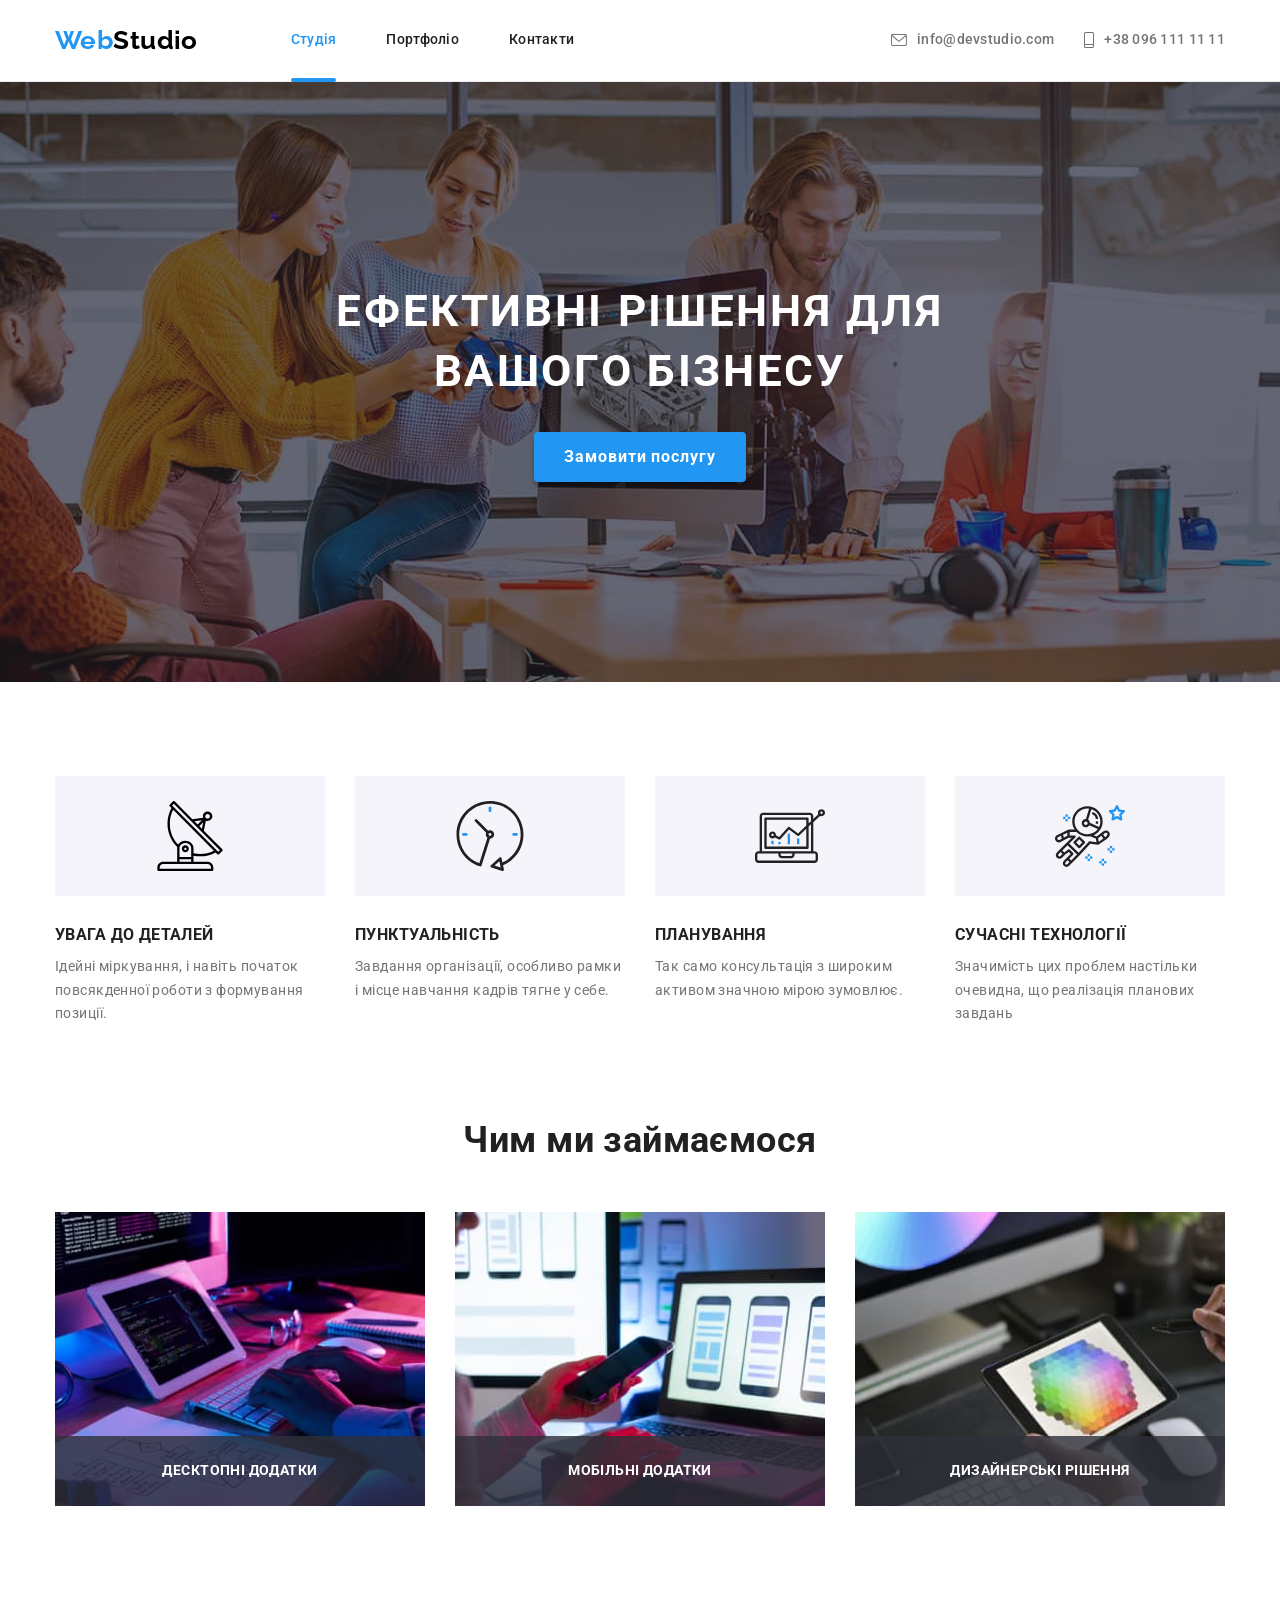
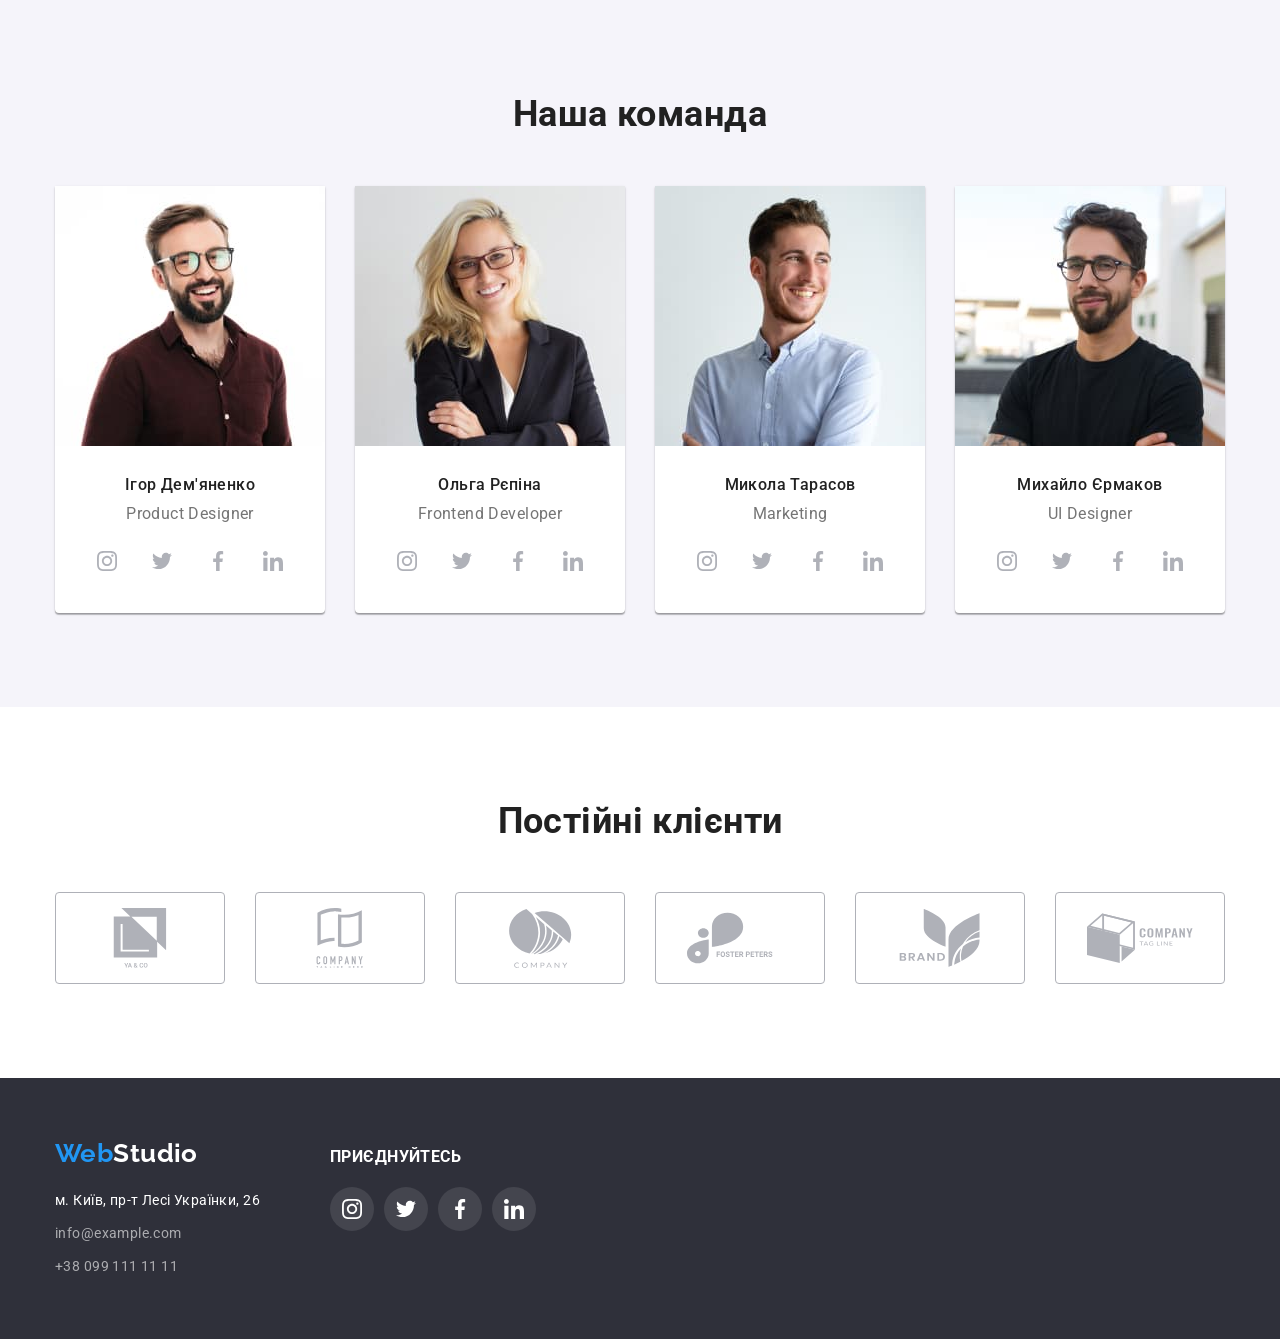
<file: index.html>
<!DOCTYPE html>
<html lang="uk">
  <head>
    <meta charset="UTF-8" />
    <meta http-equiv="X-UA-Compatible" content="IE=edge" />
    <meta name="viewport" content="width=device-width, initial-scale=1.0" />
    <meta name="keywords" content="Верстка , досвід , навчання" />
    <meta
      name="description"
      content="Створення веб сайту за макетом з допомогою файних менторів та
      вчителів команди GoIt"
      />
    <title>WebStudio</title>
    <link
      href="https://fonts.googleapis.com/css2?family=Raleway:wght@700&family=Roboto:wght@400;500;700;900&display=swap"
      rel="stylesheet"
      />
    <link rel="stylesheet" href="./styles/normalize.css" />
    <link rel="stylesheet" href="./styles/style.css" />
  </head>

  <body>
    <!-- header -->
    <header class="page-header">
      <div class="container">
        <div class="header-top">
          <a class="header-logo" href="./index.html"><span
              class="logo-text-left">Web</span>Studio</a>
          <!-- navigation -->
          <nav class="header-nav">
            <ul class="nav-list">
              <li>
                <a class="nav-link current" href="./index.html">Студія</a>
              </li>
              <li><a class="nav-link" href="./portfolio.html">Портфоліо</a></li>
              <li><a class="nav-link" href="#">Контакти</a></li>
            </ul>
          </nav>
          <!-- contact list -->
          <ul class="contact-list">
            <li class="contact-item">
              <a class="contact-link" href="mailto:info@devstudio.com"><svg
                  class="contact-icon mail" width="16" height="12">
                  <use xlink:href="./images/sprite.svg#icon-mail"></use></svg>info@devstudio.com</a>
            </li>
            <li class="contact-item">
              <a class="contact-link" href="tel:+380961111111">
                <svg class="contact-icon phone" width="10" height="16">
                  <use xlink:href="./images/sprite.svg#icon-phone"></use></svg>+38
                096 111 11 11</a>
            </li>
          </ul>
        </div>
        <!-- closed header top -->
      </div>
      <!--header container closed-->
    </header>
    <main>
      <!-- promo-block -->
      <section class="promo-box">
        <div class="container">
          <h1 class="promo-title">Ефективні рішення для вашого бізнесу</h1>
          <button
            type="button"
            class="btn-promo"
            value=""
            data-modal-open="">
            Замовити послугу
          </button>
        </div>
      </section>
      <!-- peculiarities -->
      <section class="peculiarities">
        <div class="container">
          <h2 class="visually-hidden">Наші особливості</h2>
          <ul class="peculiarities-list">
            <li>
              <div class="peculiarities-mask">
                <svg class="peculiarities-icon">
                  <use xlink:href="./images/sprite.svg#antena"></use>
                </svg>
              </div>
              <h3 class="peculiarities-title">Увага до деталей</h3>
              <p class="peculiarities-description">
                Ідейні міркування, і навіть початок повсякденної роботи з
                формування позиції.
              </p>
            </li>
            <li>
              <div class="peculiarities-mask">
                <svg class="peculiarities-icon">
                  <use xlink:href="./images/sprite.svg#clock"></use>
                </svg>
              </div>
              <h3 class="peculiarities-title">Пунктуальність</h3>
              <p class="peculiarities-description">
                Завдання організації, особливо рамки і місце навчання кадрів
                тягне у себе.
              </p>
            </li>
            <li>
              <div class="peculiarities-mask">
                <svg class="peculiarities-icon">
                  <use xlink:href="./images/sprite.svg#diagram"></use>
                </svg>
              </div>
              <h3 class="peculiarities-title">Планування</h3>
              <p class="peculiarities-description">
                Так само консультація з широким активом значною мірою зумовлює.
              </p>
            </li>
            <li>
              <div class="peculiarities-mask">
                <svg class="peculiarities-icon">
                  <use xlink:href="./images/sprite.svg#astronaut"></use>
                </svg>
              </div>
              <h3 class="peculiarities-title">Сучасні технології</h3>
              <p class="peculiarities-description">
                Значимість цих проблем настільки очевидна, що реалізація
                планових завдань
              </p>
            </li>
          </ul>
        </div>
        <!--peculiarities container closed-->
      </section>
      <!-- craft -->
      <section class="craft">
        <div class="container">
          <h2 class="craft-title">Чим ми займаємося</h2>
          <ul class="craft-list">
            <li>
              <div class="craft-wrapper">
                <img
                  class="craft-photo"
                  src="./images/work-1.jpg"
                  alt="людина працює за компьютером"
                  width="370"
                  height="294"
                  />
                <div class="craft-label">
                  <p class="craft-label-description">Десктопні додатки</p>
                </div>
              </div>
            </li>
            <li>
              <div class="craft-wrapper">
                <img
                  class="craft-photo"
                  src="./images/work-2.jpg"
                  alt="людина працює с телефоном"
                  width="370"
                  height="294"
                  />
                <div class="craft-label">
                  <p class="craft-label-description">Мобільні додатки</p>
                </div>
              </div>
            </li>
            <li>
              <div class="craft-wrapper">
                <img
                  class="craft-photo"
                  src="./images/work-3.jpg"
                  alt="людина працює с планшетом"
                  width="370"
                  height="294"
                  />
                <div class="craft-label">
                  <p class="craft-label-description">Дизайнерські рішення</p>
                </div>
              </div>
            </li>
          </ul>
        </div>
        <!--craft-container closed-->
      </section>
      <!-- comands -->
      <section class="comands">
        <div class="container">
          <h2 class="comands-title">Наша команда</h2>
          <ul class="comands-list">
            <li class="comands-item">
              <img
                class="command-photo"
                src="./images/igor.jpg"
                alt="Ігор Дем'яненко посміхаеться"
                width="270"
                height="260"
                />
              <div class="command-box-wrapper">
                <h3 class="specialist-name">Ігор Дем'яненко</h3>
                <p class="profession">Product Designer</p>
                <ul class="commands-social">
                  <!-- inst icon -->
                  <li class="comands-social-item">
                    <a
                      class="commands-link"
                      href="#"
                      rel="noreferrer noopener"
                      target="_blank">
                      <svg class="commands-icon" width="20" height="20">
                        <use xlink:href="./images/sprite.svg#instagram"></use>
                      </svg>
                    </a>
                  </li>
                  <!-- twitt icon -->
                  <li class="comands-social-item">
                    <a
                      class="commands-link"
                      href="#"
                      rel="noreferrer noopener"
                      target="_blank">
                      <svg class="commands-icon" width="20" height="20">
                        <use xlink:href="./images/sprite.svg#twitter"></use>
                      </svg>
                    </a>
                  </li>
                  <!-- facebook icon -->
                  <li class="comands-social-item">
                    <a
                      class="commands-link"
                      href="#"
                      rel="noreferrer noopener"
                      target="_blank">
                      <svg class="commands-icon" width="20" height="20">
                        <use xlink:href="./images/sprite.svg#facebook"></use>
                      </svg>
                    </a>
                  </li>
                  <!-- linkedin icon -->
                  <li class="comands-social-item">
                    <a
                      class="commands-link"
                      href="#"
                      rel="noreferrer noopener"
                      target="_blank">
                      <svg class="commands-icon" width="20" height="20">
                        <use xlink:href="./images/sprite.svg#linkedin"></use>
                      </svg>
                    </a>
                  </li>
                </ul>
              </div>
            </li>
            <li class="comands-item">
              <img
                class="command-photo"
                src="./images/olga.jpg"
                alt="Блондинка Ольга Рєпіна посміхаеться в окулярах"
                width="270"
                height="260"
                />
              <div class="command-box-wrapper">
                <h3 class="specialist-name">Ольга Рєпіна</h3>
                <p class="profession">Frontend Developer</p>
                <ul class="commands-social">
                  <!-- inst icon -->
                  <li class="comands-social-item">
                    <a
                      class="commands-link"
                      href="#"
                      rel="noreferrer noopener"
                      target="_blank">
                      <svg class="commands-icon" width="20" height="20">
                        <use xlink:href="./images/sprite.svg#instagram"></use>
                      </svg>
                    </a>
                  </li>
                  <!-- twitt icon -->
                  <li class="comands-social-item">
                    <a
                      class="commands-link"
                      href="#"
                      rel="noreferrer noopener"
                      target="_blank">
                      <svg class="commands-icon" width="20" height="20">
                        <use xlink:href="./images/sprite.svg#twitter"></use>
                      </svg>
                    </a>
                  </li>
                  <!-- facebook icon -->
                  <li class="comands-social-item">
                    <a
                      class="commands-link"
                      href="#"
                      rel="noreferrer noopener"
                      target="_blank">
                      <svg class="commands-icon" width="20" height="20">
                        <use xlink:href="./images/sprite.svg#facebook"></use>
                      </svg>
                    </a>
                  </li>
                  <!-- linkedin icon -->
                  <li class="comands-social-item">
                    <a
                      class="commands-link"
                      href="#"
                      rel="noreferrer noopener"
                      target="_blank">
                      <svg class="commands-icon" width="20" height="20">
                        <use xlink:href="./images/sprite.svg#linkedin"></use>
                      </svg>
                    </a>
                  </li>
                </ul>
              </div>
            </li>
            <li class="comands-item">
              <img
                class="command-photo"
                src="./images/mikola.jpg"
                alt="щасливий Микола Тарасов дивиться в даль та посміхаеться"
                width="270"
                height="260"
                />
              <div class="command-box-wrapper">
                <h3 class="specialist-name">Микола Тарасов</h3>
                <p class="profession">Marketing</p>
                <ul class="commands-social">
                  <!-- inst icon -->
                  <li class="comands-social-item">
                    <a
                      class="commands-link"
                      href="#"
                      rel="noreferrer noopener"
                      target="_blank">
                      <svg class="commands-icon" width="20" height="20">
                        <use xlink:href="./images/sprite.svg#instagram"></use>
                      </svg>
                    </a>
                  </li>
                  <!-- twitt icon -->
                  <li class="comands-social-item">
                    <a
                      class="commands-link"
                      href="#"
                      rel="noreferrer noopener"
                      target="_blank">
                      <svg class="commands-icon" width="20" height="20">
                        <use xlink:href="./images/sprite.svg#twitter"></use>
                      </svg>
                    </a>
                  </li>
                  <!-- facebook icon -->
                  <li class="comands-social-item">
                    <a
                      class="commands-link"
                      href="#"
                      rel="noreferrer noopener"
                      target="_blank">
                      <svg class="commands-icon" width="20" height="20">
                        <use xlink:href="./images/sprite.svg#facebook"></use>
                      </svg>
                    </a>
                  </li>
                  <!-- linkedin icon -->
                  <li class="comands-social-item">
                    <a
                      class="commands-link"
                      href="#"
                      rel="noreferrer noopener"
                      target="_blank">
                      <svg class="commands-icon" width="20" height="20">
                        <use xlink:href="./images/sprite.svg#linkedin"></use>
                      </svg>
                    </a>
                  </li>
                </ul>
              </div>
            </li>
            <li class="comands-item">
              <img
                class="command-photo"
                src="./images/miha.jpg"
                alt="Михайло Єрмаков в окулярах дивиться на тебе як на здобич"
                width="270"
                height="260"
                />
              <div class="command-box-wrapper">
                <h3 class="specialist-name">Михайло Єрмаков</h3>
                <p class="profession">UI Designer</p>
                <ul class="commands-social">
                  <!-- inst icon -->
                  <li class="comands-social-item">
                    <a
                      class="commands-link"
                      href="#"
                      rel="noreferrer noopener"
                      target="_blank">
                      <svg class="commands-icon" width="20" height="20">
                        <use xlink:href="./images/sprite.svg#instagram"></use>
                      </svg>
                    </a>
                  </li>
                  <!-- twitt icon -->
                  <li class="comands-social-item">
                    <a
                      class="commands-link"
                      href="#"
                      rel="noreferrer noopener"
                      target="_blank">
                      <svg class="commands-icon" width="20" height="20">
                        <use xlink:href="./images/sprite.svg#twitter"></use>
                      </svg>
                    </a>
                  </li>
                  <!-- facebook icon -->
                  <li class="comands-social-item">
                    <a
                      class="commands-link"
                      href="#"
                      rel="noreferrer noopener"
                      target="_blank">
                      <svg class="commands-icon" width="20" height="20">
                        <use xlink:href="./images/sprite.svg#facebook"></use>
                      </svg>
                    </a>
                  </li>
                  <!-- linkedin icon -->
                  <li class="comands-social-item">
                    <a
                      class="commands-link"
                      href="#"
                      rel="noreferrer noopener"
                      target="_blank">
                      <svg class="commands-icon" width="20" height="20">
                        <use xlink:href="./images/sprite.svg#linkedin"></use>
                      </svg>
                    </a>
                  </li>
                </ul>
              </div>
            </li>
          </ul>
        </div>
        <!--commands container closed-->
      </section>
      <!-- clients -->
      <section class="clients">
        <div class="container">
          <h2 class="clients-title">Постійні клієнти</h2>
          <ul class="clients-group">
            <!-- client 1 -->
            <li class="clients-item">
              <a
                class="client-link"
                href="#"
                rel="noreferrer noopener"
                target="_blank">
                <svg class="clients-icon" width="106" height="60">
                  <use xlink:href="./images/sprite.svg#client-one"></use>
                </svg>
              </a>
            </li>
            <!-- client 2 -->
            <li class="clients-item">
              <a
                class="client-link"
                href="#"
                rel="noreferrer noopener"
                target="_blank">
                <svg class="clients-icon" width="106" height="60">
                  <use xlink:href="./images/sprite.svg#client-two"></use>
                </svg>
              </a>
            </li>
            <!-- client 3 -->
            <li class="clients-item">
              <a
                class="client-link"
                href="#"
                rel="noreferrer noopener"
                target="_blank">
                <svg class="clients-icon" width="106" height="60">
                  <use xlink:href="./images/sprite.svg#client-three"></use>
                </svg>
              </a>
            </li>
            <!-- client 4-->
            <li class="clients-item">
              <a
                class="client-link"
                href="#"
                rel="noreferrer noopener"
                target="_blank">
                <svg class="clients-icon" width="106" height="60">
                  <use xlink:href="./images/sprite.svg#client-four"></use>
                </svg>
              </a>
            </li>
            <!-- client 5 -->
            <li class="clients-item">
              <a
                class="client-link"
                href="#"
                rel="noreferrer noopener"
                target="_blank">
                <svg class="clients-icon" width="106" height="60">
                  <use xlink:href="./images/sprite.svg#client-five"></use>
                </svg>
              </a>
            </li>
            <!-- client 6 -->
            <li class="clients-item">
              <a
                class="client-link"
                href="#"
                rel="noreferrer noopener"
                target="_blank">
                <svg class="clients-icon" width="106" height="60">
                  <use xlink:href="./images/sprite.svg#client-six"></use>
                </svg>
              </a>
            </li>
          </ul>
        </div>
      </section>
    </main>
    <!--main-closed-->
    <!-- footer -->
    <footer class="footer">
      <div class="container">
        <div class="footer-box-adress">
          <a class="footer-logo" href="./index.html"><span
              class="logo-text-left">Web</span>Studio</a>
          <address class="footer-adress">
            <ul class="adress-list">
              <li class="footer-adress-item">
                <a
                  class="footer-link-adress"
                  href="https://goo.gl/maps/CPtrU1FHBa2aNyZL9"
                  rel="noreferrer noopener"
                  target="_blank">м. Київ, пр-т Лесі Українки, 26</a>
              </li>
              <li class="footer-adress-item">
                <a class="footer-link-mail" href="mailto:info@example.com">info@example.com</a>
              </li>
              <li class="footer-adress-item">
                <a class="footer-link-phone" href="tel:+380991111111">+38 099
                  111 11 11</a>
              </li>
            </ul>
          </address>
        </div>
        <!-- footer social -->
        <div class="footer-social">
          <h3 class="footer-title">приєднуйтесь</h3>
          <ul class="social-list">
            <li>
              <a
                class="footer-social-link"
                href="#"
                rel="noreferrer noopener"
                target="_blank"><svg class="footer-icon" width="20" height="20">
                  <use xlink:href="./images/sprite.svg#instagram"></use></svg></a>
            </li>
            <li>
              <a
                class="footer-social-link"
                href="#"
                rel="noreferrer noopener"
                target="_blank">
                <svg class="footer-icon" width="20" height="20">
                  <use xlink:href="./images/sprite.svg#twitter"></use></svg></a>
            </li>
            <li>
              <a
                class="footer-social-link"
                href="#"
                rel="noreferrer noopener"
                target="_blank">
                <svg class="footer-icon" width="20" height="20">
                  <use xlink:href="./images/sprite.svg#facebook"></use></svg></a>
            </li>
            <li>
              <a
                class="footer-social-link"
                href="#"
                rel="noreferrer noopener"
                target="_blank"><svg class="footer-icon" width="20" height="20">
                  <use xlink:href="./images/sprite.svg#linkedin"></use></svg></a>
            </li>
          </ul>
        </div>
      </div>
      <!--container footer closed-->
    </footer>
    <!-- modal window -->
    <div class="back-drop-modal is-hidden" data-modal="" >
      <div class="modal-window">
        <button
          type="button"
          class="modal-btn-closed"
          data-modal-close="" >
          <svg class="modal-close-icon" width="18" height="18">
            <use xlink:href="./images/sprite.svg#closed"></use>
          </svg>
        </button>
      </div>
    </div>
    <script src="./main.js/modal.js"></script>
  </body>
</html>
</file>
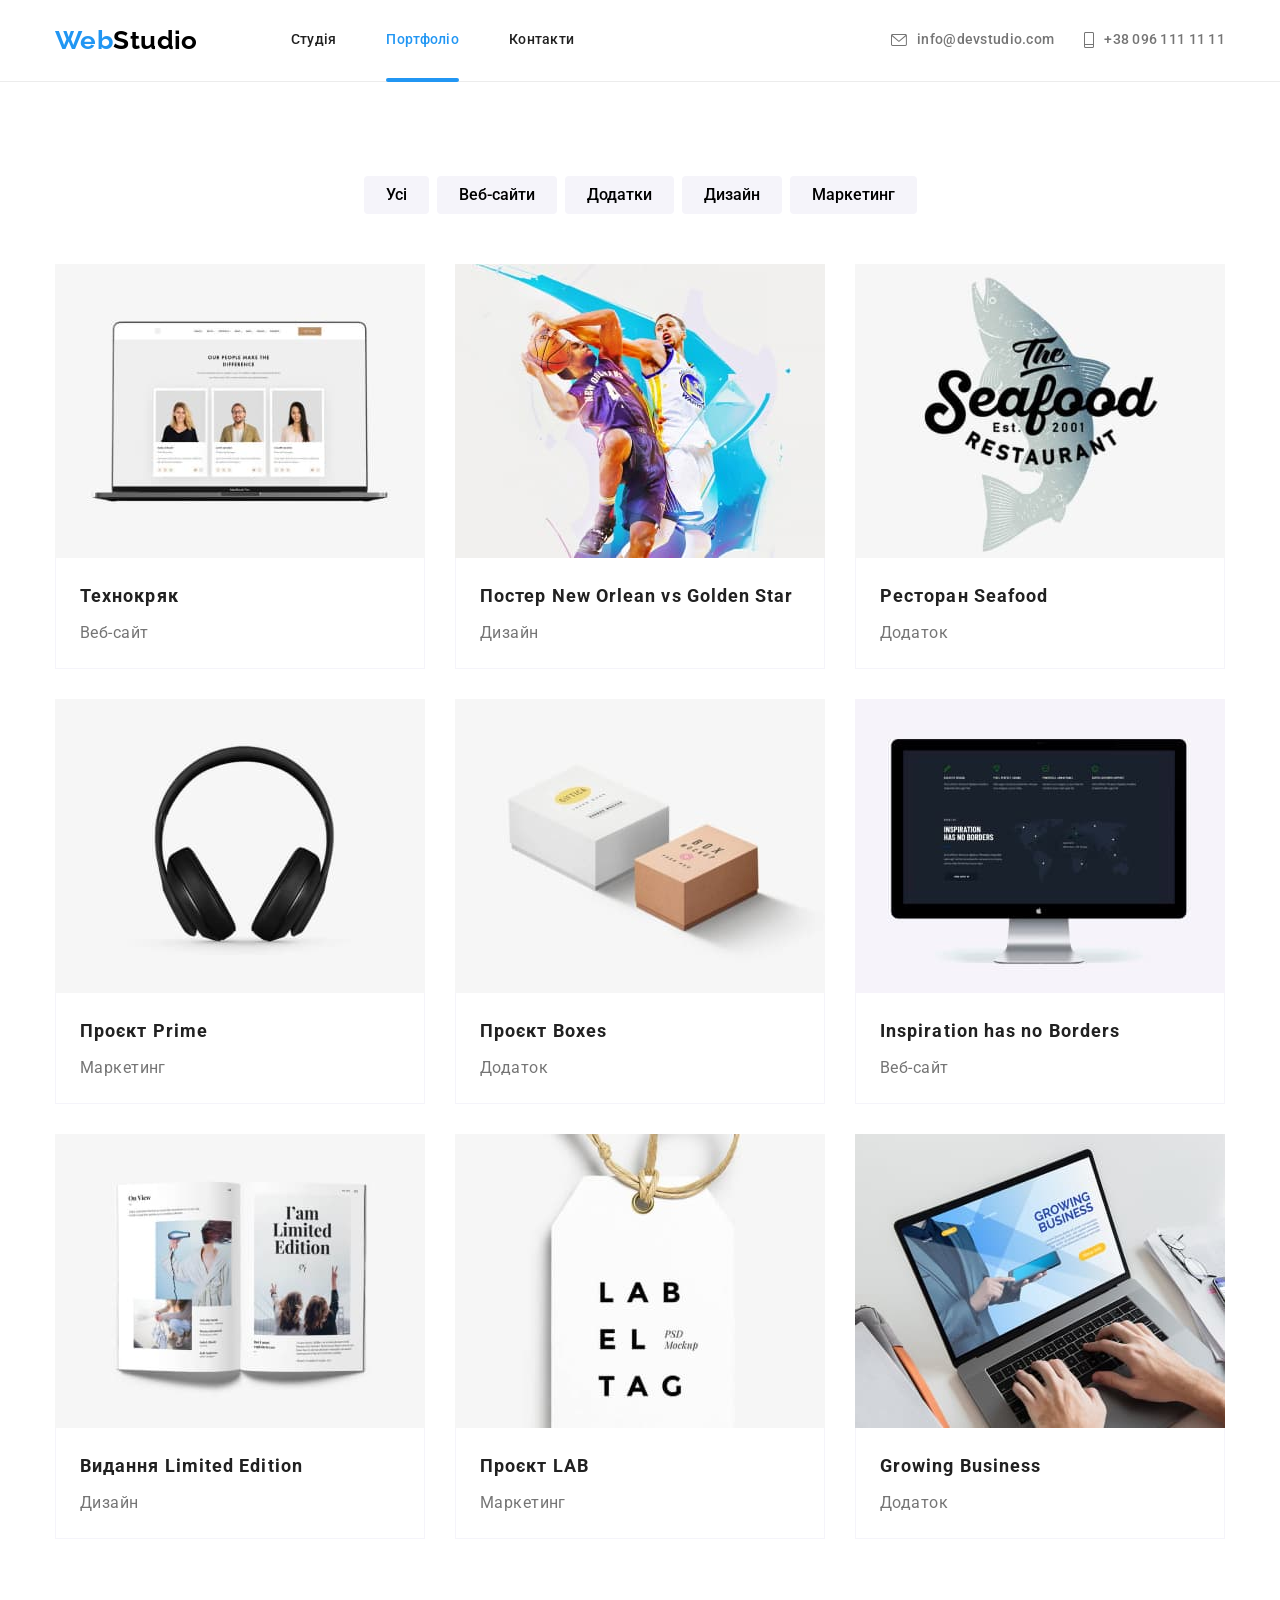
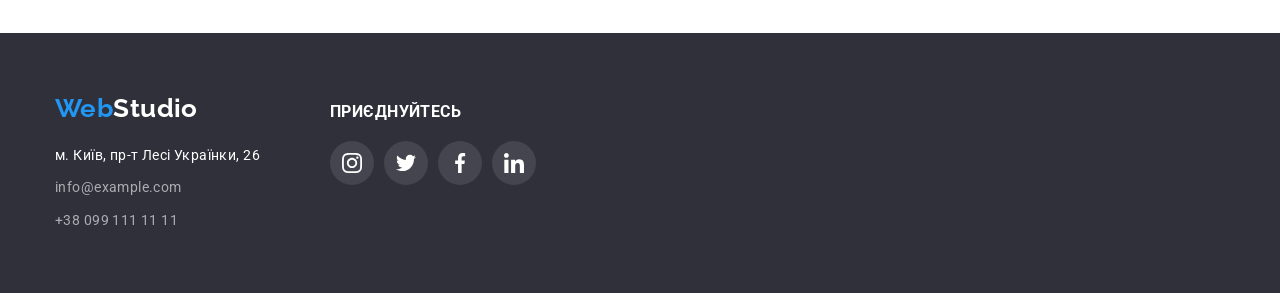
<file: portfolio.html>
<!DOCTYPE html>
<html lang="uk">
  <head>
    <meta charset="UTF-8" />
    <meta http-equiv="X-UA-Compatible" content="IE=edge" />
    <meta name="viewport" content="width=device-width, initial-scale=1.0" />
    <meta name="keywords" content="Верстка , досвід , навчання" />
    <meta
      name="description"
      content="Створення веб сайту за макетом за допомогою файних менторів та
      вчителів команди GoIt"
      />
    <title>WebStudio</title>
    <link
      href="https://fonts.googleapis.com/css2?family=Raleway:wght@700&family=Roboto:wght@400;500;700;900&display=swap"
      rel="stylesheet"
      />
    <link rel="stylesheet" href="./styles/normalize.css" />
    <link rel="stylesheet" href="./styles/style.css" />
  </head>
  <body>
    <!-- header -->
    <header class="page-header">
      <div class="container">
        <div class="header-top">
          <a class="header-logo" href="./index.html"><span
              class="logo-text-left">Web</span>Studio</a>
          <!-- navigation -->
          <nav class="header-nav">
            <ul class="nav-list">
              <li><a class="nav-link" href="./index.html">Студія</a></li>
              <li><a class="nav-link current" href="./portfolio.html">Портфоліо</a></li>
              <li><a class="nav-link" href="#">Контакти</a></li>
            </ul>
          </nav>
          <!-- contact list -->
          <ul class="contact-list">
            <li class="contact-item">
              <a class="contact-link" href="mailto:info@devstudio.com"><svg
                  class="contact-icon mail" width="16" height="12">
                  <use xlink:href="./images/sprite.svg#icon-mail"></use>
                </svg>info@devstudio.com</a>
            </li>
            <li class="contact-item">
              <a class="contact-link" href="tel:+380961111111"> <svg
                  class="contact-icon phone" width="10" height="16">
                  <use xlink:href="./images/sprite.svg#icon-phone"></use>
                </svg>+38 096 111 11 11</a>
            </li>
          </ul>
        </div>
        <!-- header top closed -->
      </div>
      <!--header container closed-->
    </header>
    <main>
      <!-- filter and portfolio -->
      <section class="portfolio">
        <div class="container">
          <!-- filter -->
          <h1 class="visually-hidden">Список фільтрованих розділів</h1>
          <ul class="filter-list">
            <li class="filter-item">
              <button class="filter-btn" type="button">Усі</button>
            </li>
            <li class="filter-item">
              <button class="filter-btn" type="button">Веб-сайти</button>
            </li>
            <li class="filter-item">
              <button class="filter-btn" type="button">Додатки</button>
            </li>
            <li class="filter-item">
              <button class="filter-btn" type="button">Дизайн</button>
            </li>
            <li class="filter-item">
              <button class="filter-btn" type="button">Маркетинг</button>
            </li>
          </ul>
          <!-- portfolio list -->
          <ul class="portfolio-list">
            <li class="portfolio-item">
              <a class="portfolio-link" href="#">
                <div class="portfolio-overlay-wrapper">
                <img
                  class="portfolio-img"
                  src="./images/techno-crjak.jpg"
                  alt="команда робітників зображені на екрані макбуку"
                  width="370"
                  height="294"
                  />
                  <div class="portfolio-overlay">
                    <p class="portfolio-overlay-description">Ресурс пропонує комплексні пропозиції з різним рівнем функціоналу та сервісів. Все це дозволить відвідувачу отримати вичерпні відомості про компанію чи приватну особу.</p>
                  </div>
                  </div>
                <div class="border-wrappper">
                  <h2 class="portfolio-title">Технокряк</h2>
                  <p class="portfolio-description">Веб-сайт</p>
                </div>
              </a>
            </li>
            <li class="portfolio-item">
              <a class="portfolio-link" href="#">
                <div class="portfolio-overlay-wrapper">
                <img
                  class="portfolio-img"
                  src="./images/sports-poster.jpg"
                  alt="два чоловіка грають у баскетбол"
                  width="370"
                  height="294"
                  />
                  <div class="portfolio-overlay">
                    <p class="portfolio-overlay-description">Ресурс пропонує комплексні пропозиції з різним рівнем функціоналу та сервісів. Все це дозволить відвідувачу отримати вичерпні відомості про компанію чи приватну особу.</p>
                  </div>
                  </div>
                <div class="border-wrappper">
                  <h2 class="portfolio-title">
                    Постер New Orlean vs Golden Star
                  </h2>
                  <p class="portfolio-description">Дизайн</p>
                </div>
              </a>
            </li>
            <li class="portfolio-item">
              <a class="portfolio-link" href="#">
                <div class="portfolio-overlay-wrapper">
                <img
                  class="portfolio-img"
                  src="./images/restaurant.jpg"
                  alt="логотип ресторану Seafood"
                  width="370"
                  height="294"
                  />
                  <div class="portfolio-overlay">
                    <p class="portfolio-overlay-description">Ресурс пропонує комплексні пропозиції з різним рівнем функціоналу та сервісів. Все це дозволить відвідувачу отримати вичерпні відомості про компанію чи приватну особу.</p>
                  </div>
                  </div>
                <div class="border-wrappper">
                  <h2 class="portfolio-title">Ресторан Seafood</h2>
                  <p class="portfolio-description">Додаток</p>
                </div>
              </a>
            </li>
            <li class="portfolio-item">
              <a class="portfolio-link" href="#">
                <div class="portfolio-overlay-wrapper">
                <img
                  class="portfolio-img"
                  src="./images/headset.jpg"
                  alt="фото навушників"
                  width="370"
                  height="294"
                  />
                  <div class="portfolio-overlay">
                    <p class="portfolio-overlay-description">Ресурс пропонує комплексні пропозиції з різним рівнем функціоналу та сервісів. Все це дозволить відвідувачу отримати вичерпні відомості про компанію чи приватну особу.</p>
                  </div>
                  </div>
                <div class="border-wrappper">
                  <h2 class="portfolio-title">Проєкт Prime</h2>
                  <p class="portfolio-description">Маркетинг</p>
                </div>
              </a>
            </li>
            <li class="portfolio-item">
              <a class="portfolio-link" href="#">
                <div class="portfolio-overlay-wrapper">
                <img
                  class="portfolio-img"
                  src="./images/project-boxes.jpg"
                  alt="якісь коробки"
                  width="370"
                  height="294"
                  />
                  <div class="portfolio-overlay">
                    <p class="portfolio-overlay-description">Ресурс пропонує комплексні пропозиції з різним рівнем функціоналу та сервісів. Все це дозволить відвідувачу отримати вичерпні відомості про компанію чи приватну особу.</p>
                  </div>
                  </div>
                <div class="border-wrappper">
                  <h2 class="portfolio-title">Проєкт Boxes</h2>
                  <p class="portfolio-description">Додаток</p>
                </div>
              </a>
            </li>
            <li class="portfolio-item">
              <a class="portfolio-link" href="#">
                <div class="portfolio-overlay-wrapper">
                <img
                  class="portfolio-img"
                  src="./images/photo-monitor.jpg"
                  alt="монітор с зображенням сайту "
                  width="370"
                  height="294"
                  />
                  <div class="portfolio-overlay">
                    <p class="portfolio-overlay-description">Ресурс пропонує комплексні пропозиції з різним рівнем функціоналу та сервісів. Все це дозволить відвідувачу отримати вичерпні відомості про компанію чи приватну особу.</p>
                  </div>
                  </div>
                <div class="border-wrappper">
                  <h2 class="portfolio-title">Inspiration has no Borders</h2>
                  <p class="portfolio-description">Веб-сайт</p>
                </div>
              </a>
            </li>
            <li class="portfolio-item">
              <a class="portfolio-link" href="#">
                <div class="portfolio-overlay-wrapper">
                <img
                  class="portfolio-img"
                  src="./images/book-limited.jpg"
                  alt="фото відкритої книги"
                  width="370"
                  height="294"
                  />
                  <div class="portfolio-overlay">
                    <p class="portfolio-overlay-description">Ресурс пропонує комплексні пропозиції з різним рівнем функціоналу та сервісів. Все це дозволить відвідувачу отримати вичерпні відомості про компанію чи приватну особу.</p>
                  </div>
                  </div>
                <div class="border-wrappper">
                  <h2 class="portfolio-title">Видання Limited Edition</h2>
                  <p class="portfolio-description">Дизайн</p>
                </div>
              </a>
            </li>
            <li class="portfolio-item">
              <a class="portfolio-link" href="#">
                <div class="portfolio-overlay-wrapper">
                <img
                  class="portfolio-img"
                  src="./images/project-lab.jpg"
                  alt="бірка с логотипом проекту"
                  width="370"
                  height="294"
                  />
                  <div class="portfolio-overlay">
                    <p class="portfolio-overlay-description">Ресурс пропонує комплексні пропозиції з різним рівнем функціоналу та сервісів. Все це дозволить відвідувачу отримати вичерпні відомості про компанію чи приватну особу.</p>
                  </div>
                  </div>
                <div class="border-wrappper">
                  <h2 class="portfolio-title">Проєкт LAB</h2>
                  <p class="portfolio-description">Маркетинг</p>
                </div>
              </a>
            </li>
            <li class="portfolio-item">
              <a class="portfolio-link" href="#">
                <div class="portfolio-overlay-wrapper">
                <img
                  class="portfolio-img"
                  src="./images/laptop-business.jpg"
                  alt="чоловік прцює за макбуком"
                  width="370"
                  height="294"
                  />
                  <div class="portfolio-overlay">
                    <p class="portfolio-overlay-description">Ресурс пропонує комплексні пропозиції з різним рівнем функціоналу та сервісів. Все це дозволить відвідувачу отримати вичерпні відомості про компанію чи приватну особу.</p>
                  </div>
                  </div>
                <div class="border-wrappper">
                  <h2 class="portfolio-title">Growing Business</h2>
                  <p class="portfolio-description">Додаток</p>
                </div>
              </a>
            </li>
          </ul>
        </div>
        <!--container portfolio closed-->
      </section>
    </main>
    <!-- footer -->
    <footer class="footer">
      <div class="container">
        <div class="footer-box-adress">
          <a class="footer-logo" href="./index.html"><span
              class="logo-text-left">Web</span>Studio</a>
          <address class="footer-adress">
            <ul class="adress-list">
              <li class="footer-adress-item">
                <a
                  class="footer-link-adress"
                  href="https://goo.gl/maps/CPtrU1FHBa2aNyZL9"
                  rel="noreferrer noopener"
                  target="_blank">м. Київ, пр-т Лесі Українки, 26</a>
              </li>
              <li class="footer-adress-item">
                <a class="footer-link-mail" href="mailto:info@example.com">info@example.com</a>
              </li>
              <li class="footer-adress-item">
                <a class="footer-link-phone" href="tel:+380991111111">+38 099
                  111 11 11</a>
              </li>
            </ul>
          </address>
        </div>
        <!-- footer social -->
        <div class="footer-social">
          <h3 class="footer-title">приєднуйтесь</h3>
          <ul class="social-list">
            <li>
              <a
                class="footer-social-link"
                href="#"
                rel="noreferrer noopener"
                target="_blank"><svg class="footer-icon" width="20"
                    height="20">
                  <use xlink:href="./images/sprite.svg#instagram"></use></svg></a>
            </li>
            <li>
              <a
                class="footer-social-link"
                href="#"
                rel="noreferrer noopener"
                target="_blank">
                <svg class="footer-icon" width="20"
                    height="20">
                  <use xlink:href="./images/sprite.svg#twitter"></use></svg></a>
            </li>
            <li>
              <a
                class="footer-social-link"
                href="#"
                rel="noreferrer noopener"
                target="_blank">
                <svg class="footer-icon" width="20"
                    height="20">
                  <use xlink:href="./images/sprite.svg#facebook"></use></svg></a>
            </li>
            <li>
              <a
                class="footer-social-link"
                href="#"
                rel="noreferrer noopener"
                target="_blank"><svg class="footer-icon" width="20"
                    height="20">
                  <use xlink:href="./images/sprite.svg#linkedin"></use></svg></a>
            </li>
          </ul>
        </div>
      </div>
      <!--container footer closed-->
    </footer>
  </body>
</html>
</file>
<file: styles/style.css>
:root {
  /* color main */
  --color-main-light: #ffffff;
  /* secondory font color*/
  --second-font-color: #212121;
  /* second logo color */
  --second-logo-color: #000000;
  /* color backraund promo and footer */
  --fon-color: #2f303a;
  /* comands and filter-color */
  --comands-filter-color: #f5f4fa;
  /* description and contact color */
  --description-color: #757575;
  /* active color,button promo and logo color */
  --activ-logo-color: #2196f3;
  /* hover button */
  --btn-hover-color: #188ce8;
  /* border color */
  --border-color: #ececec;
  /* social standart color */
  --social-standart-color: #afb1b8;
  /* footer-soc-color */
  --footer-social-color: #44454e;
  /* border radius button */
  --border-radius-button: 4px;
  /* gap flex list */
  --flex-list-gap: 30px;
  /* filter list gap */
  --flex-filter-gap: 8px;
  /* navigation and contact header gap */
  --nav-cont-gap: 50px;
  /* footer social gap */
  --footer-soc-gap: 10px;
  /* animation */
  --trasition-cubic-bazier: 250ms cubic-bezier(0.4, 0, 0.2, 1);
  /* border radius button */
  --border-radius: 50%;
}

ul {
  list-style: none;
  margin: 0;
  padding: 0;
}

a {
  text-decoration: none;
}

h1,
h2,
h3,
p {
  margin: 0;
}

img {
  max-width: 100%;
  height: auto;
  display: block;
}

body {
  width: 100%;
  margin: 0;
  font-family: "Roboto", sans-serif;
  color: var(--second-font-color);
  letter-spacing: 0.03em;
  background-color: var(--color-main-light);
  font-size: 14px;
  line-height: 1.71;
}

.container {
  max-width: 1200px;
  margin: 0 auto;
  padding-left: 15px;
  padding-right: 15px;
}

/* header */
.page-header {
  border-bottom: 1px solid var(--border-color);
}

/* header top */
.header-top {
  display: flex;
  justify-content: space-between;
  align-items: center;
}

/* header logo */
.header-logo {
  font-family: "Raleway", sans-serif;
  font-weight: 700;
  font-size: 26px;
  line-height: 1.19;
  color: var(--second-logo-color);
  margin-right: 93px;
  padding-top: 25px;
  padding-bottom: 25px;
}

.header-logo span,
.footer-logo span {
  color: var(--activ-logo-color);
}

/* navigation */

/* header nav */
.nav-list {
  display: flex;
  gap: var(--nav-cont-gap);
}

.nav-link {
  font-weight: 500;
  line-height: 1.14;
  letter-spacing: 0.02em;
  color: var(--second-font-color);
  padding-top: 32px;
  padding-bottom: 32px;
  display: block;
  position: relative;
  transition: var(--trasition-cubic-bazier);
}

.nav-link::after {
  content: "";
  position: absolute;
  bottom: -2px;
  left: 0;
  display: block;
  width: 100%;
  height: 4px;
  border-radius: 2px;
  background-color: var(--activ-logo-color);
  transform: scaleX(0);
  transition: var(--trasition-cubic-bazier);
}

.nav-link:hover:after,
.nav-link:focus:after {
  transform: scaleX(1);
}

.nav-link:hover,
.nav-link:focus {
  color: var(--activ-logo-color);
}

.nav-list .current {
  color: var(--activ-logo-color);
}

.current::after {
  content: "";
  position: absolute;
  bottom: -2px;
  left: 0;
  display: block;
  width: 100%;
  height: 4px;
  border-radius: 2px;
  background-color: var(--activ-logo-color);
  transform: scaleX(1);
}

/* contact list */
.contact-list {
  display: flex;
  margin-left: auto;
  gap: var(--flex-list-gap);
}

.contact-item {
  display: flex;
  align-items: center;
}

.contact-link {
  font-weight: 500;
  line-height: 1.14;
  letter-spacing: 0.02em;
  color: var(--description-color);
  padding-top: 25px;
  padding-bottom: 25px;
  fill: currentColor;
  display: flex;
  justify-content: center;
  align-items: center;
  transition: var(--trasition-cubic-bazier);
}

.contact-icon {
  display: inline-flex;
  margin-right: 10px;
}

.contact-link:hover,
.contact-link:focus {
  color: var(--activ-logo-color);
}

/* promo block */
.promo-box {
  background-color: var(--fon-color);
  padding-top: 200px;
  padding-bottom: 200px;
  max-width: 1600px;
  height: 600px;
  margin-left: auto;
  margin-right: auto;
  background-image: linear-gradient(
      to right,
      rgba(47, 48, 58, 0.4),
      rgba(47, 48, 58, 0.4)
    ),
    url("../images/promo-photo.jpg");
  background-repeat: no-repeat;
  background-size: cover;
  background-position: center;
}

/* title */
.promo-title {
  max-width: 696px;
  font-size: 44px;
  line-height: 1.36;
  letter-spacing: 0.06em;
  text-transform: uppercase;
  color: var(--color-main-light);
  margin-left: auto;
  margin-right: auto;
  text-align: center;
}

/* promo button */
.btn-promo {
  font-weight: 700;
  font-size: 16px;
  line-height: 1.9;
  letter-spacing: 0.06em;
  color: var(--color-main-light);
  padding: 10px 30px;
  background-color: var(--activ-logo-color);
  border: none;
  cursor: pointer;
  box-shadow: 0px 4px 4px rgba(0, 0, 0, 0.25);
  border-radius: var(--border-radius-button);
  text-align: center;
  margin: 0 auto;
  display: block;
  margin-top: 30px;
  transition: var(--trasition-cubic-bazier);
}

.btn-promo:hover,
.btn-promo:focus {
  background-color: var(--btn-hover-color);
}

/* peculiarities */
.peculiarities {
  padding-top: 94px;
  padding-bottom: 94px;
}

/* hidden title */
.visually-hidden {
  position: absolute;
  white-space: nowrap;
  width: 1px;
  height: 1px;
  overflow: hidden;
  border: 0;
  padding: 0;
  clip: rect(0 0 0 0);
  clip-path: inset(50%);
  margin: -1px;
}

/* peculiarities mask */
.peculiarities-mask {
  position: relative;
  background-color: var(--comands-filter-color);
  width: 270px;
  height: 120px;
  margin-bottom: 30px;
}

.peculiarities-icon {
  width: 70px;
  height: 70px;
  display: block;
  position: absolute;
  top: 50%;
  left: 50%;
  transform: translate(-50%, -50%);
}

/* title peculiarities */
.peculiarities-title {
  font-weight: 700;
  line-height: 1.14;
  text-transform: uppercase;
}

/*peculiarities-description */
.peculiarities-description {
  line-height: 1.71;
  color: var(--description-color);
  margin-top: 10px;
}

/* peculiarities list */
.peculiarities-list {
  display: flex;
  justify-content: space-between;
  gap: var(--flex-list-gap);
}

/* craft */
.craft {
  padding-bottom: 94px;
}

/* craft title */
.craft-title,
.comands-title,
.clients-title {
  font-weight: 700;
  font-size: 36px;
  line-height: 1.16;
  text-align: center;
  margin-bottom: 50px;
}

.craft-list {
  display: flex;
  justify-content: space-between;
  flex-wrap: wrap;
  gap: var(--flex-list-gap);
}

.craft-wrapper {
  position: relative;
}

.craft-label {
  position: absolute;
  width: 100%;
  height: 70px;
  left: 0;
  bottom: 0;
  background-color: rgba(47, 48, 58, 0.8);
  padding: 27px;
}

.craft-label-description {
  font-weight: 700;
  line-height: 1.14;
  text-align: center;
  text-transform: uppercase;
  color: var(--color-main-light);
}

/* comands */
.comands {
  background-color: var(--comands-filter-color);
  padding-top: 94px;
  padding-bottom: 94px;
}

.comands-list {
  display: flex;
  justify-content: space-between;
  flex-wrap: wrap;
  gap: var(--flex-list-gap);
}

.command-box-wrapper {
  padding: 30px;
}

.profession {
  text-align: center;
  margin-top: 10px;
}

.specialist-name {
  text-align: center;
}

.comands-item {
  background-color: var(--color-main-light);
  box-shadow: 0px 1px 3px rgba(0, 0, 0, 0.12), 0px 1px 1px rgba(0, 0, 0, 0.14),
    0px 2px 1px rgba(0, 0, 0, 0.2);
  border-radius: 0 0 4px 4px;
}

/* specialist name */
.specialist-name {
  font-weight: 500;
  font-size: 16px;
  line-height: 1.18;
}

/* profession */
.profession {
  font-size: 16px;
  line-height: 1.18;
  color: var(--description-color);
}

.commands-social {
  margin-top: 15px;
  display: flex;
  justify-content: space-between;
}

.commands-link {
  width: 44px;
  height: 44px;
  border-radius: var(--border-radius);
  display: flex;
  justify-content: center;
  align-items: center;
  fill: currentColor;
  color: var(--social-standart-color);
  transition: var(--trasition-cubic-bazier);
}

.commands-icon {
  display: block;
}

.commands-link:hover,
.commands-link:focus {
  background-color: var(--activ-logo-color);
  fill: var(--color-main-light);
}

/* clients */
.clients {
  padding-top: 94px;
  padding-bottom: 94px;
}

.clients-group {
  display: flex;
  justify-content: space-between;
}

.client-link {
  display: flex;
  justify-content: center;
  align-items: center;
  width: 170px;
  height: 92px;
  fill: currentColor;
  color: var(--social-standart-color);
  border: 1px solid var(--social-standart-color);
  border-radius: var(--border-radius-button);
  cursor: pointer;
  transition: var(--trasition-cubic-bazier);
}

.clients-icon {
  fill: currentColor;
}

.client-link:hover,
.client-link:focus .clients-icon {
  color: var(--activ-logo-color);
  border-color: var(--activ-logo-color);
}

/* footer */
.footer {
  background-color: var(--fon-color);
  padding-top: 60px;
  padding-bottom: 60px;
}

.footer-box-adress {
  margin-right: 70px;
}

.footer .container {
  display: flex;
  align-items: baseline;
}

/* footer-logo */
.footer-logo {
  display: block;
  font-family: "Raleway", sans-serif;
  font-weight: 700;
  font-size: 26px;
  line-height: 1.19;
  color: var(--color-main-light);
  margin-bottom: 20px;
}

.footer-adress-item:not(:last-child) {
  margin-bottom: 9px;
}

/* adress-list */
.footer-link-adress {
  font-style: normal;
  color: var(--color-main-light);
  transition: var(--trasition-cubic-bazier);
}

/* footer mail and phone */
.footer-link-mail,
.footer-link-phone {
  font-style: normal;
  color: rgba(255, 255, 255, 0.6);
  transition: var(--trasition-cubic-bazier);
}

.footer-link-adress:hover,
.footer-link-mail:hover,
.footer-link-phone:hover {
  color: var(--activ-logo-color);
}

.footer-link-adress:focus,
.footer-link-mail:focus,
.footer-link-phone:focus {
  color: var(--activ-logo-color);
}

/* social box */
.footer-title {
  font-weight: 700;
  line-height: 1.14;
  text-transform: uppercase;
  color: var(--color-main-light);
}

.social-list {
  display: flex;
  margin-top: 20px;
  gap: var(--footer-soc-gap);
}

.footer-social-link {
  width: 44px;
  height: 44px;
  display: flex;
  justify-content: center;
  align-items: center;
  border-radius: var(--border-radius);
  background-color: var(--footer-social-color);
  transition: var(--trasition-cubic-bazier);
}

.footer-icon {
  display: flex;
  fill: var(--color-main-light);
}

.footer-social-link:hover,
.footer-social-link:focus {
  background-color: var(--activ-logo-color);
}

/* portfolio */
.portfolio {
  padding-top: 94px;
  padding-bottom: 94px;
}

.filter-list {
  display: flex;
  justify-content: center;
  gap: var(--flex-filter-gap);
  margin-bottom: 50px;
}

/* filter-list */
.filter-btn {
  border: none;
  background-color: var(--comands-filter-color);
  font-weight: 500;
  font-size: 16px;
  line-height: 1.62;
  padding: 6px 22px;
  cursor: pointer;
  border-radius: var(--border-radius-button);
  transition: var(--trasition-cubic-bazier);
}

.filter-btn:hover,
.filter-btn:focus {
  background-color: var(--activ-logo-color);
  color: var(--color-main-light);
  box-shadow: 0px 3px 1px rgba(0, 0, 0, 0.1), 0px 1px 2px rgba(0, 0, 0, 0.08),
    0px 2px 2px rgba(0, 0, 0, 0.12);
}

.portfolio-list {
  display: flex;
  justify-content: space-between;
  flex-wrap: wrap;
  gap: var(--flex-list-gap);
}

.portfolio-link {
  display: inline-block;
  transition: var(--trasition-cubic-bazier);
}

.portfolio-link:hover,
.portfolio-link:focus {
  box-shadow: 0px 4px 4px rgba(0, 0, 0, 0.25);
}

.portfolio-overlay-wrapper {
  position: relative;
  overflow: hidden;
}

.portfolio-overlay {
  position: absolute;
  bottom: 0;
  left: 0;
  width: 100%;
  height: 100%;
  background-color: rgba(33, 150, 243, 0.9);
  transform: translateY(100%);
  opacity: 0;
  padding: 63px 24px;
  transition: var(--trasition-cubic-bazier);
}

.portfolio-link:hover .portfolio-overlay,
.portfolio-link:focus .portfolio-overlay {
  transform: translateY(0);
  opacity: 1;
}

.portfolio-overlay-description {
  font-size: 18px;
  line-height: 1.55;
  color: var(--color-main-light);
}

/* border wrapper */
.border-wrappper {
  border-bottom: 1px solid var(--comands-filter-color);
  border-left: 1px solid var(--comands-filter-color);
  border-right: 1px solid var(--comands-filter-color);
  padding: 20px 24px;
}

/* portfolio title */
.portfolio-title {
  font-weight: 700;
  font-size: 18px;
  line-height: 2;
  letter-spacing: 0.06em;
  color: var(--second-font-color);
}

/* portfolio description */
.portfolio-description {
  font-size: 16px;
  line-height: 1.87;
  color: var(--description-color);
  margin-top: 4px;
}

/* modal window */
.back-drop-modal {
  position: fixed;
  top: 0;
  left: 0;
  width: 100%;
  height: 100%;
  background-color: rgba(0, 0, 0, 0.2);
  transition: 1000ms cubic-bezier(0.4, 0, 0.2, 1);
  opacity: 1;
}

.back-drop-modal.is-hidden {
  transform: perspective(600px) translate(0px, -100%) rotateX(45deg);
  pointer-events: none;
  opacity: 0;
}

.modal-window {
  position: absolute;
  width: 528px;
  height: 581px;
  background-color: var(--color-main-light);
  box-shadow: 0px 1px 3px rgba(0, 0, 0, 0.12), 0px 1px 1px rgba(0, 0, 0, 0.14),
    0px 2px 1px rgba(0, 0, 0, 0.2);
  border-radius: var(--border-radius-button);
  top: 50%;
  left: 50%;
  transform: translate(-50%, -50%);
}

.modal-btn-closed {
  position: absolute;
  top: 8px;
  right: 8px;
  width: 30px;
  height: 30px;
  border: 1px solid var(--border-color);
  border-radius: var(--border-radius);
  background-color: transparent;
  display: flex;
  justify-content: center;
  align-items: center;
  cursor: pointer;
  color: var(--color-main-light);
  transition: var(--trasition-cubic-bazier);
}

.modal-btn-closed:hover {
  transform: rotate(90deg);
  background-color: rgba(33, 150, 243, 0.9);
  border-color: rgba(33, 150, 243, 0.9);
}

.modal-close-icon {
  position: absolute;
  display: block;
  fill: #000000;
}

.modal-btn-closed:hover .modal-close-icon {
  fill: currentColor;
}
</file>
